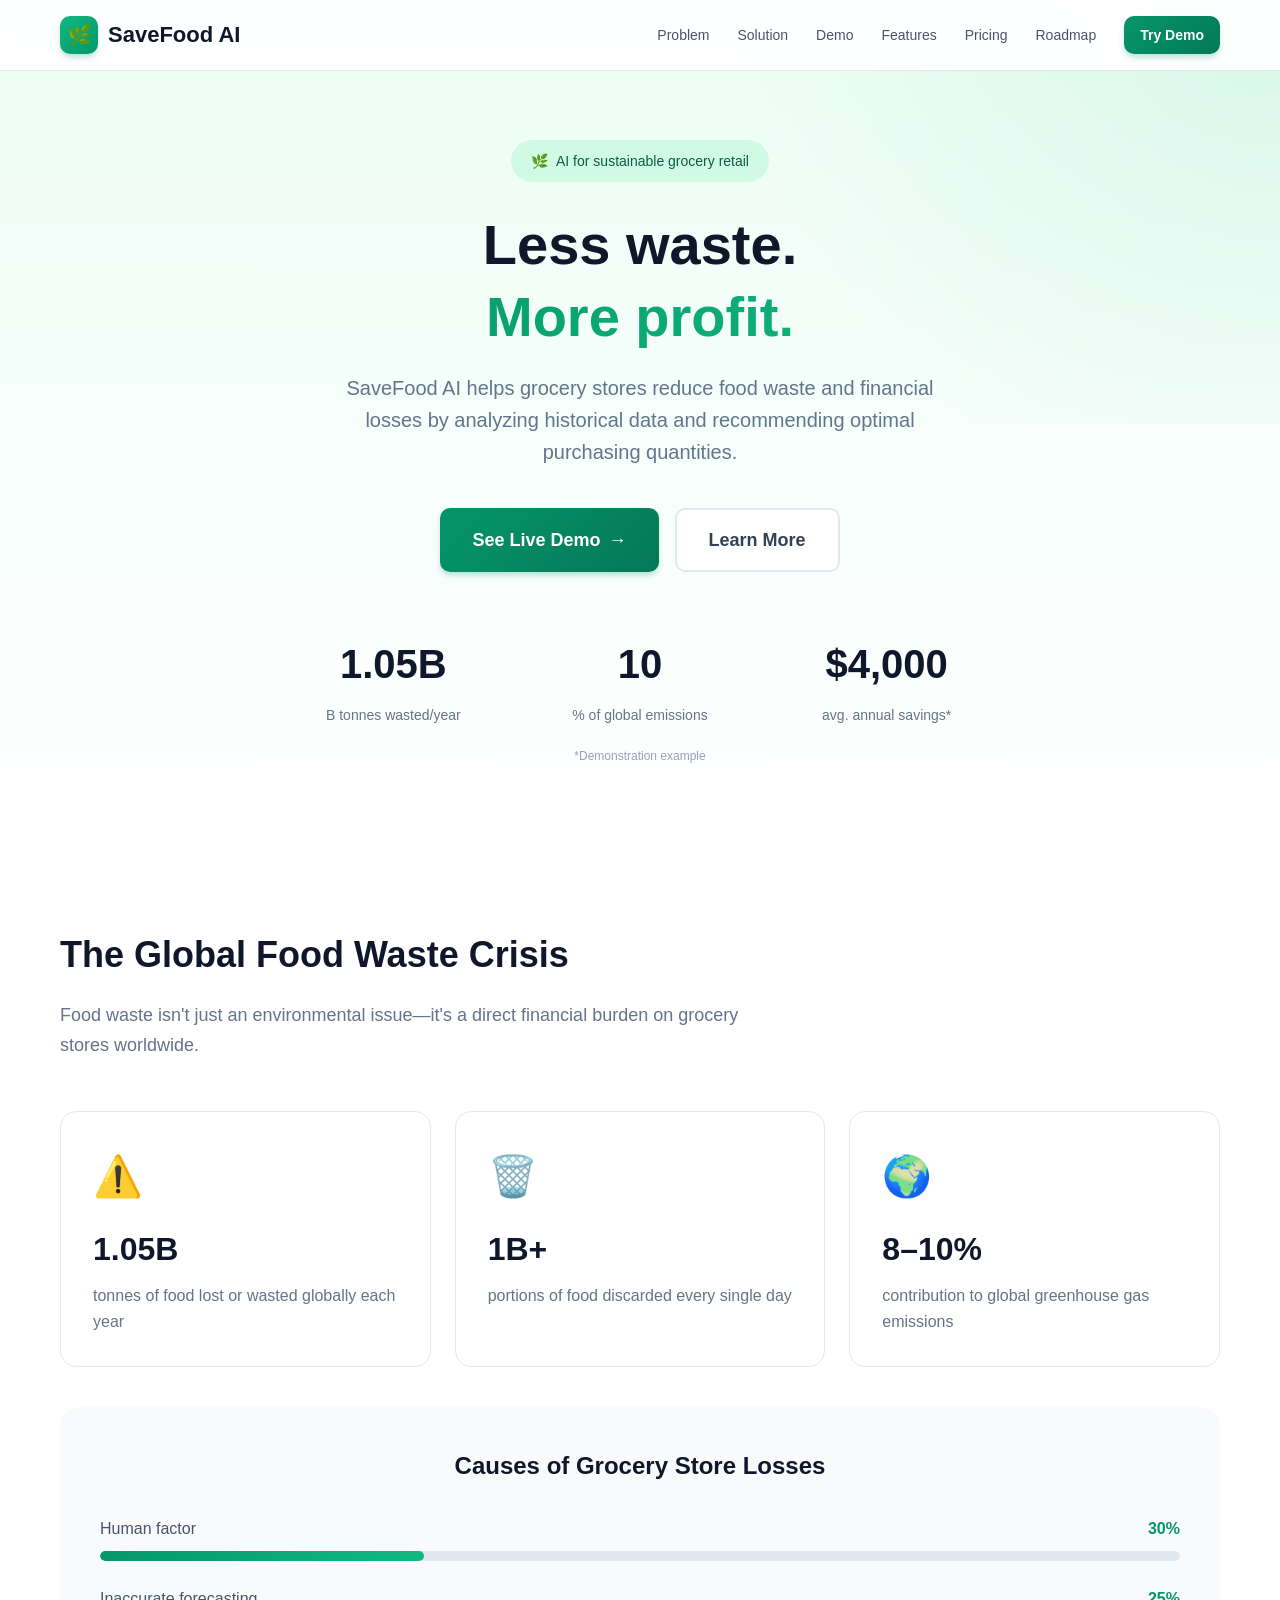
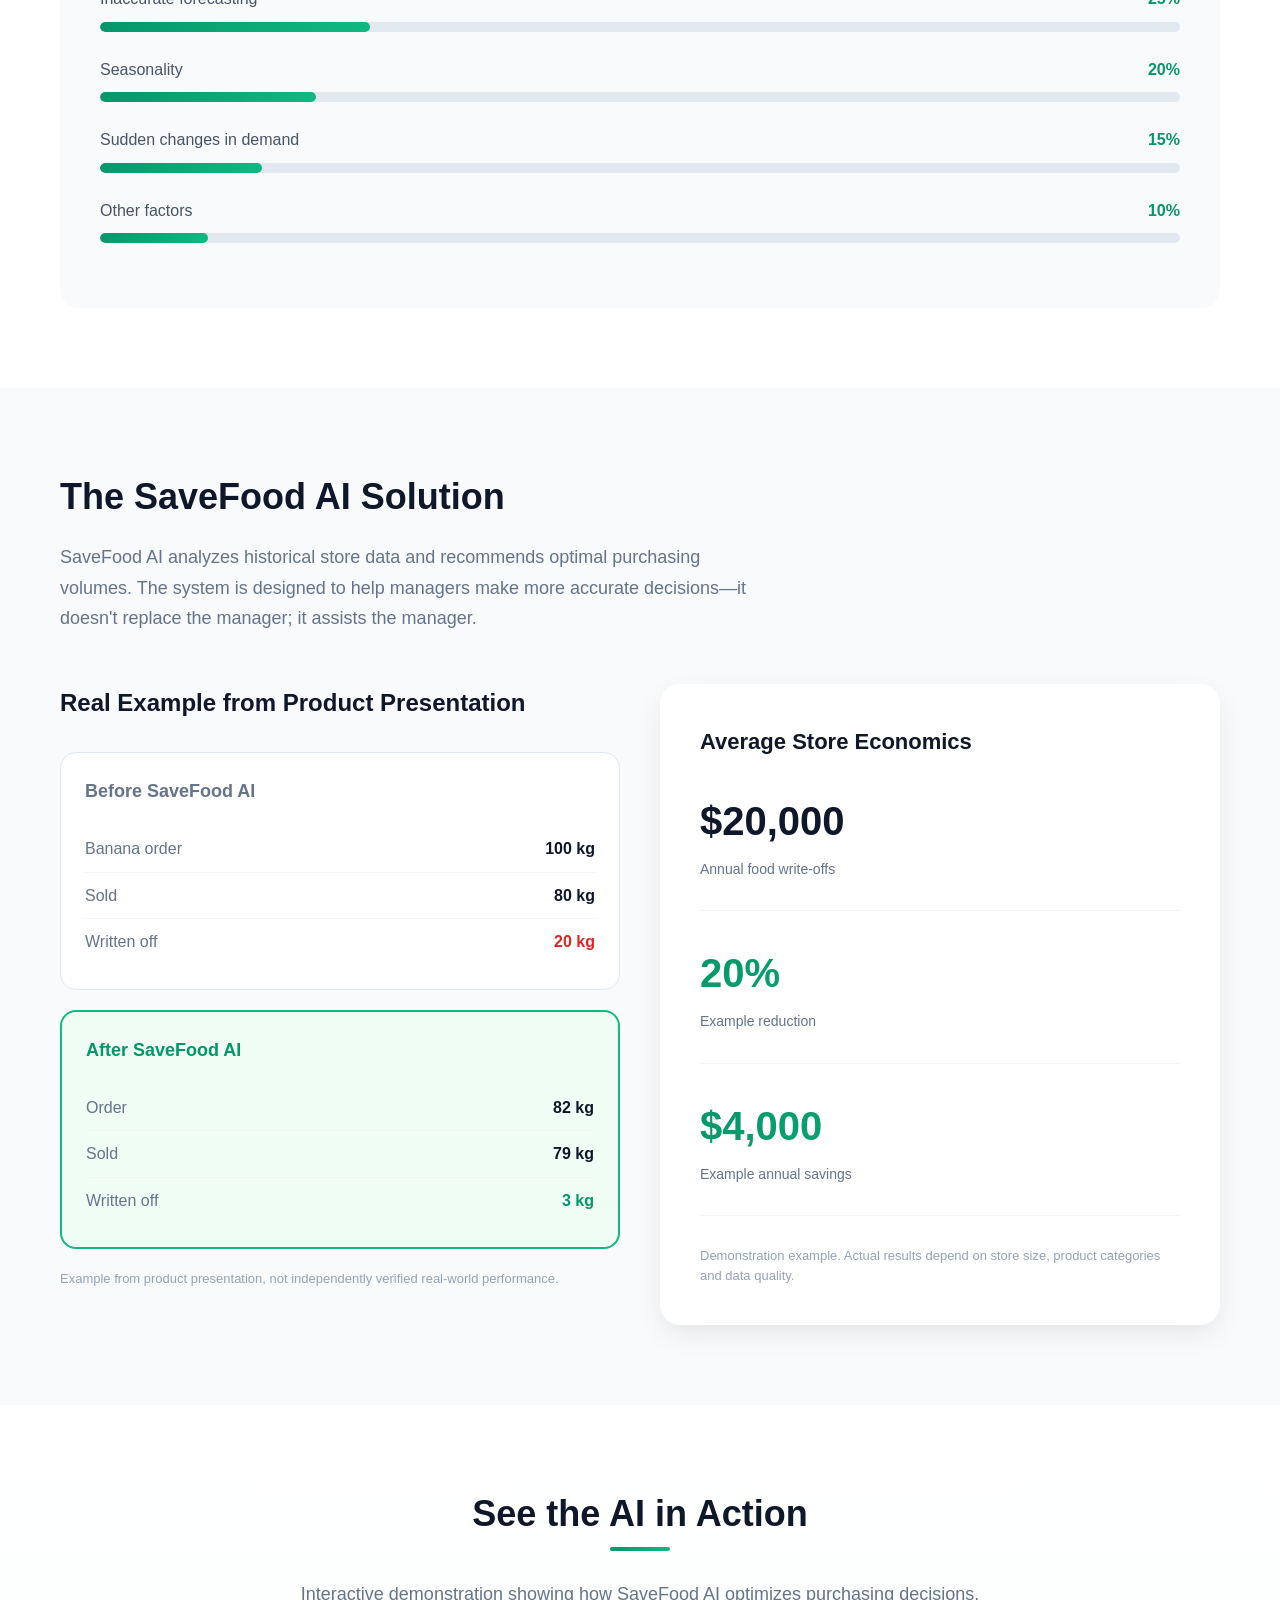
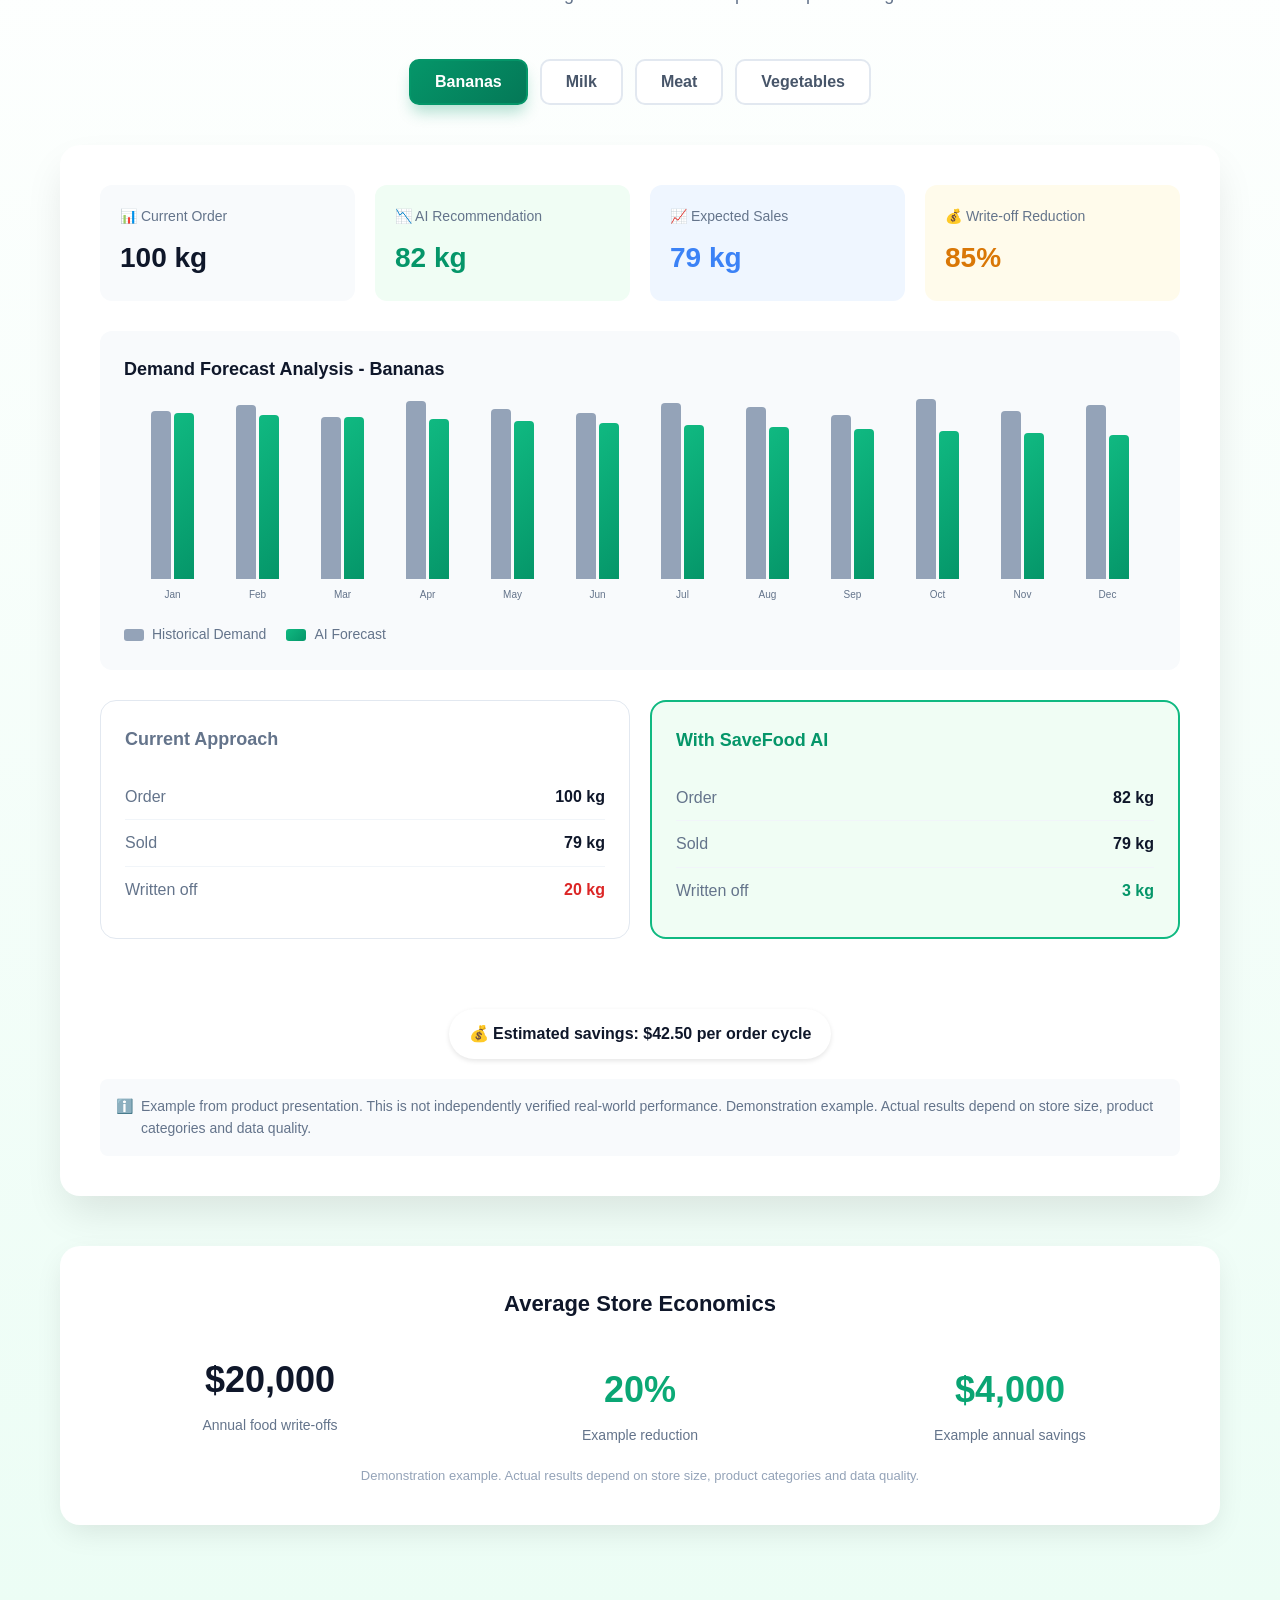
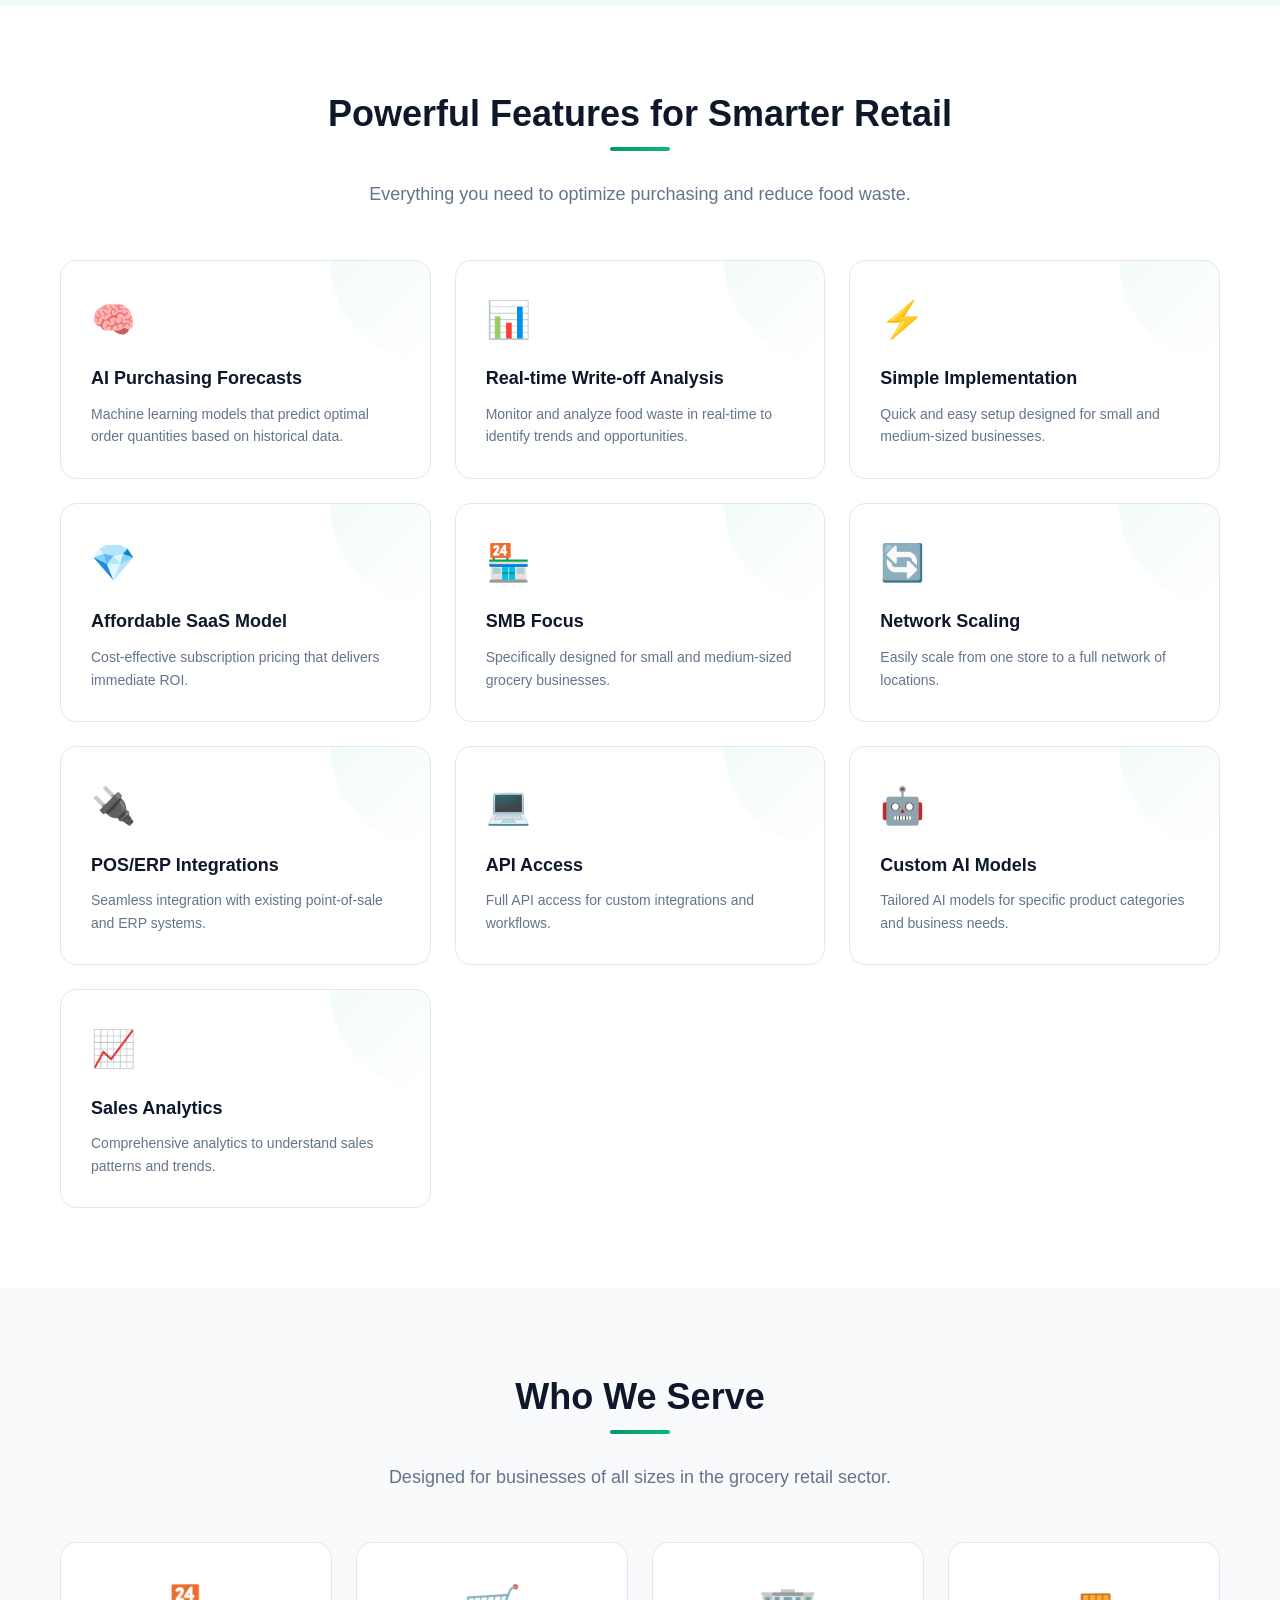
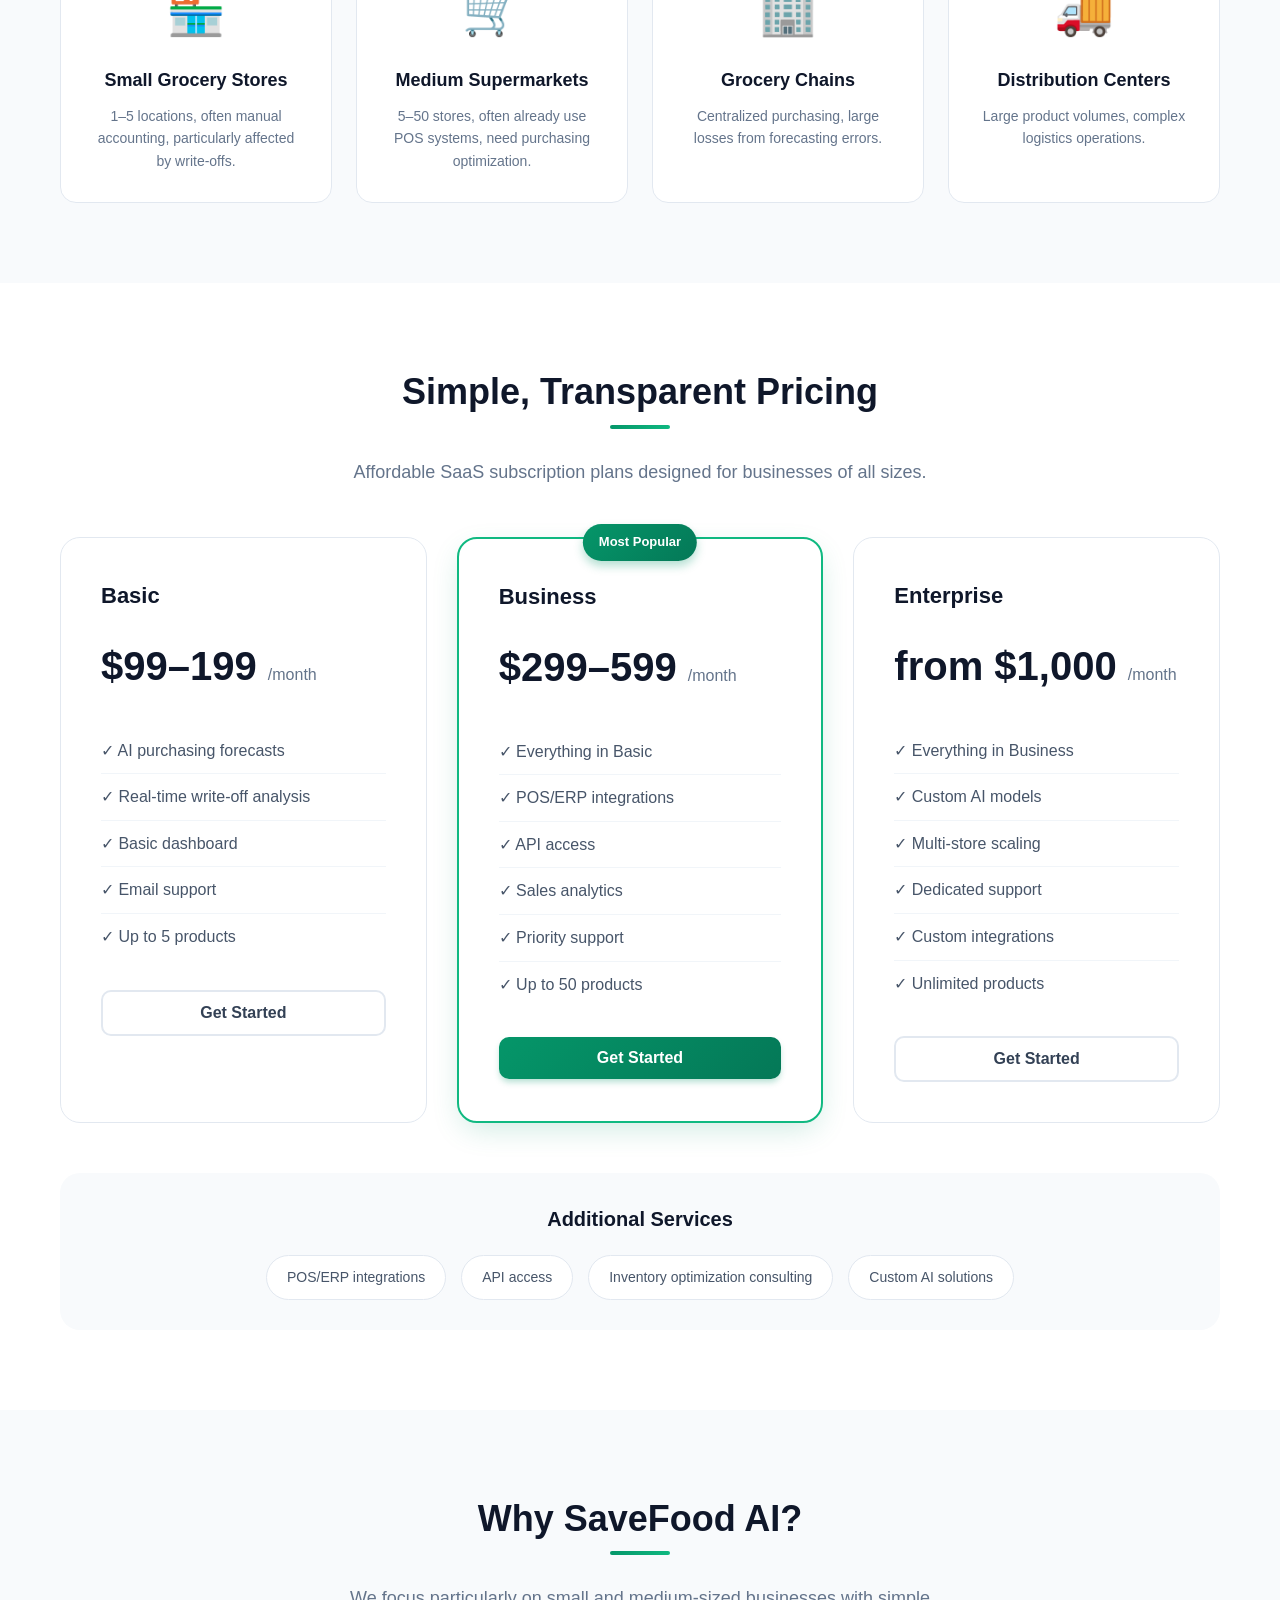
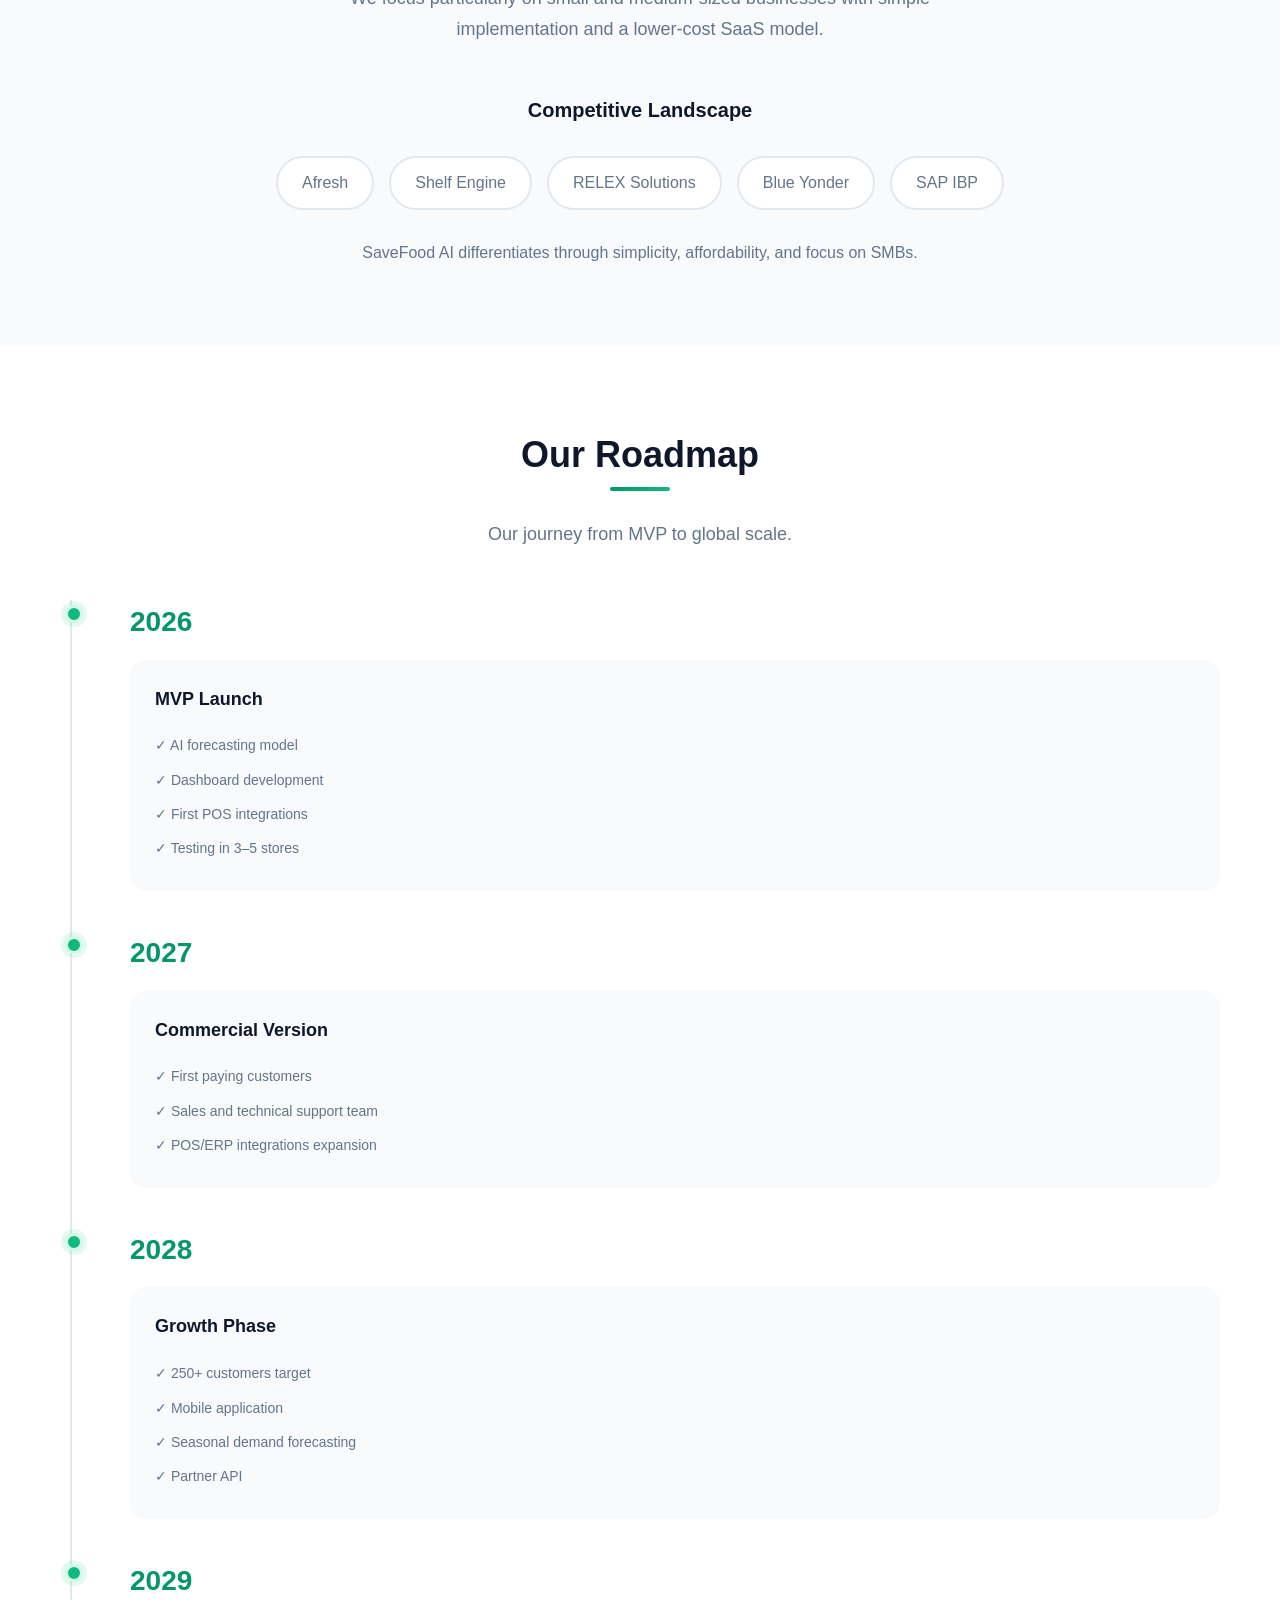
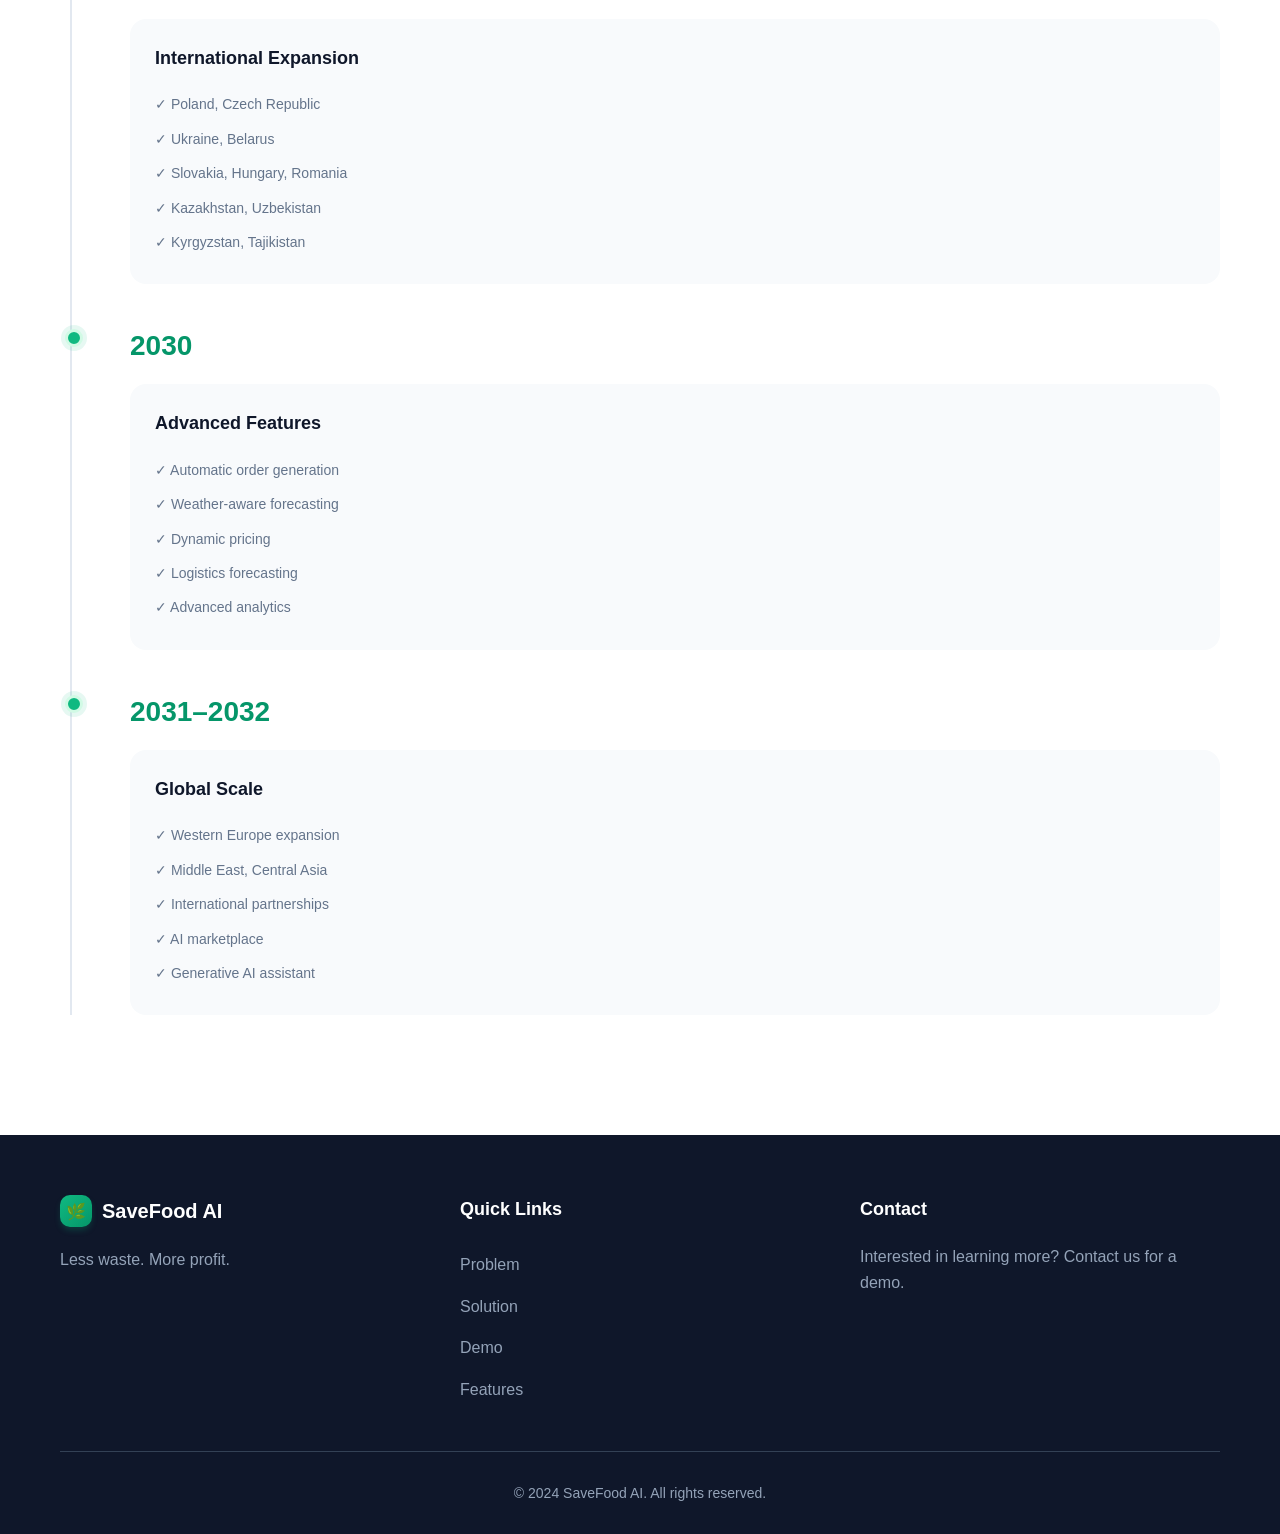
<file: index.html>
<!DOCTYPE html>
<html lang="en">
<head>
    <meta charset="UTF-8">
    <meta name="viewport" content="width=device-width, initial-scale=1.0">
    <title>SaveFood AI - Less Waste. More Profit.</title>
    <link rel="stylesheet" href="css/style.css">
</head>
<body>
    <!-- Header -->
    <header class="header" id="header">
        <div class="container header-content">
            <a href="#" class="logo">
                <div class="logo-icon">🌿</div>
                <span>SaveFood AI</span>
            </a>
            
            <nav class="nav-menu" id="navMenu">
                <a href="#problem" class="nav-link">Problem</a>
                <a href="#solution" class="nav-link">Solution</a>
                <a href="#demo" class="nav-link">Demo</a>
                <a href="#features" class="nav-link">Features</a>
                <a href="#pricing" class="nav-link">Pricing</a>
                <a href="#roadmap" class="nav-link">Roadmap</a>
                <a href="#demo" class="btn btn-primary btn-small">Try Demo</a>
            </nav>
            
            <button class="mobile-menu-btn" id="mobileMenuBtn" aria-label="Toggle menu">
                <span></span>
                <span></span>
                <span></span>
            </button>
        </div>
    </header>

    <!-- Mobile Menu Overlay -->
    <div class="mobile-overlay" id="mobileOverlay">
        <div class="mobile-menu">
            <a href="#problem" class="mobile-link">Problem</a>
            <a href="#solution" class="mobile-link">Solution</a>
            <a href="#demo" class="mobile-link">Demo</a>
            <a href="#features" class="mobile-link">Features</a>
            <a href="#pricing" class="mobile-link">Pricing</a>
            <a href="#roadmap" class="mobile-link">Roadmap</a>
            <a href="#demo" class="btn btn-primary mobile-cta">Try Demo</a>
        </div>
    </div>

    <!-- Hero Section -->
    <section class="hero">
        <div class="container">
            <div class="hero-content">
                <div class="badge">
                    <span>🌿</span>
                    <span>AI for sustainable grocery retail</span>
                </div>
                
                <h1 class="hero-title">
                    Less waste.
                    <span class="highlight">More profit.</span>
                </h1>
                
                <p class="hero-description">
                    SaveFood AI helps grocery stores reduce food waste and financial losses 
                    by analyzing historical data and recommending optimal purchasing quantities.
                </p>
                
                <div class="hero-buttons">
                    <a href="#demo" class="btn btn-primary btn-large">
                        See Live Demo
                        <span class="arrow">→</span>
                    </a>
                    <a href="#problem" class="btn btn-secondary btn-large">Learn More</a>
                </div>
                
                <div class="stats-grid">
                    <div class="stat-item">
                        <div class="stat-number" data-count="1.05">0</div>
                        <div class="stat-label">B tonnes wasted/year</div>
                    </div>
                    <div class="stat-item">
                        <div class="stat-number" data-count="10">0</div>
                        <div class="stat-label">% of global emissions</div>
                    </div>
                    <div class="stat-item">
                        <div class="stat-number" data-count="4000" data-prefix="$" data-format="currency">$0</div>
                        <div class="stat-label">avg. annual savings*</div>
                    </div>
                </div>
                <p class="disclaimer">*Demonstration example</p>
            </div>
        </div>
    </section>

    <!-- Problem Section -->
    <section class="section problem" id="problem">
        <div class="container">
            <div class="section-header">
                <h2 class="section-title">The Global Food Waste Crisis</h2>
                <p class="section-subtitle">
                    Food waste isn't just an environmental issue—it's a direct financial 
                    burden on grocery stores worldwide.
                </p>
            </div>
            
            <div class="cards-grid">
                <div class="card fade-in">
                    <div class="card-icon">⚠️</div>
                    <h3 class="card-number">1.05B</h3>
                    <p class="card-text">tonnes of food lost or wasted globally each year</p>
                </div>
                
                <div class="card fade-in">
                    <div class="card-icon">🗑️</div>
                    <h3 class="card-number">1B+</h3>
                    <p class="card-text">portions of food discarded every single day</p>
                </div>
                
                <div class="card fade-in">
                    <div class="card-icon">🌍</div>
                    <h3 class="card-number">8–10%</h3>
                    <p class="card-text">contribution to global greenhouse gas emissions</p>
                </div>
            </div>
            
            <div class="causes-section">
                <h3 class="causes-title">Causes of Grocery Store Losses</h3>
                <div class="causes-container">
                    <div class="cause-item">
                        <div class="cause-header">
                            <span class="cause-label">Human factor</span>
                            <span class="cause-percentage">30%</span>
                        </div>
                        <div class="progress-bar">
                            <div class="progress-fill" data-width="30"></div>
                        </div>
                    </div>
                    
                    <div class="cause-item">
                        <div class="cause-header">
                            <span class="cause-label">Inaccurate forecasting</span>
                            <span class="cause-percentage">25%</span>
                        </div>
                        <div class="progress-bar">
                            <div class="progress-fill" data-width="25"></div>
                        </div>
                    </div>
                    
                    <div class="cause-item">
                        <div class="cause-header">
                            <span class="cause-label">Seasonality</span>
                            <span class="cause-percentage">20%</span>
                        </div>
                        <div class="progress-bar">
                            <div class="progress-fill" data-width="20"></div>
                        </div>
                    </div>
                    
                    <div class="cause-item">
                        <div class="cause-header">
                            <span class="cause-label">Sudden changes in demand</span>
                            <span class="cause-percentage">15%</span>
                        </div>
                        <div class="progress-bar">
                            <div class="progress-fill" data-width="15"></div>
                        </div>
                    </div>
                    
                    <div class="cause-item">
                        <div class="cause-header">
                            <span class="cause-label">Other factors</span>
                            <span class="cause-percentage">10%</span>
                        </div>
                        <div class="progress-bar">
                            <div class="progress-fill" data-width="10"></div>
                        </div>
                    </div>
                </div>
            </div>
        </div>
    </section>

    <!-- Solution Section -->
    <section class="section solution" id="solution">
        <div class="container">
            <div class="section-header">
                <h2 class="section-title">The SaveFood AI Solution</h2>
                <p class="section-subtitle">
                    SaveFood AI analyzes historical store data and recommends optimal purchasing 
                    volumes. The system is designed to help managers make more accurate 
                    decisions—it doesn't replace the manager; it assists the manager.
                </p>
            </div>
            
            <div class="solution-grid">
                <div class="solution-example">
                    <h3 class="solution-heading">Real Example from Product Presentation</h3>
                    
                    <div class="comparison-card before-card">
                        <h4 class="comparison-title">Before SaveFood AI</h4>
                        <div class="comparison-row">
                            <span>Banana order</span>
                            <span>100 kg</span>
                        </div>
                        <div class="comparison-row">
                            <span>Sold</span>
                            <span>80 kg</span>
                        </div>
                        <div class="comparison-row negative">
                            <span>Written off</span>
                            <span>20 kg</span>
                        </div>
                    </div>
                    
                    <div class="comparison-card after-card">
                        <h4 class="comparison-title">After SaveFood AI</h4>
                        <div class="comparison-row">
                            <span>Order</span>
                            <span>82 kg</span>
                        </div>
                        <div class="comparison-row">
                            <span>Sold</span>
                            <span>79 kg</span>
                        </div>
                        <div class="comparison-row positive">
                            <span>Written off</span>
                            <span>3 kg</span>
                        </div>
                    </div>
                    
                    <p class="note">Example from product presentation, not independently verified real-world performance.</p>
                </div>
                
                <div class="economics-card">
                    <h3 class="economics-title">Average Store Economics</h3>
                    
                    <div class="economics-item">
                        <div class="economics-value">$20,000</div>
                        <div class="economics-label">Annual food write-offs</div>
                    </div>
                    
                    <div class="economics-item">
                        <div class="economics-value highlight">20%</div>
                        <div class="economics-label">Example reduction</div>
                    </div>
                    
                    <div class="economics-item">
                        <div class="economics-value highlight">$4,000</div>
                        <div class="economics-label">Example annual savings</div>
                    </div>
                    
                    <p class="note">
                        Demonstration example. Actual results depend on store size, product 
                        categories and data quality.
                    </p>
                </div>
            </div>
        </div>
    </section>

    <!-- Demo Section -->
    <section class="section demo" id="demo">
        <div class="container">
            <div class="section-header center">
                <h2 class="section-title">See the AI in Action</h2>
                <p class="section-subtitle">
                    Interactive demonstration showing how SaveFood AI optimizes purchasing decisions.
                </p>
            </div>
            
            <div class="product-selector">
                <button class="product-btn active" data-product="bananas">Bananas</button>
                <button class="product-btn" data-product="milk">Milk</button>
                <button class="product-btn" data-product="meat">Meat</button>
                <button class="product-btn" data-product="vegetables">Vegetables</button>
            </div>
            
            <div class="dashboard" id="dashboard">
                <!-- Dashboard content will be dynamically inserted here -->
            </div>
            
            <div class="economics-demo">
                <h3 class="economics-demo-title">Average Store Economics</h3>
                <div class="economics-demo-grid">
                    <div class="eco-item">
                        <div class="eco-value">$20,000</div>
                        <div class="eco-label">Annual food write-offs</div>
                    </div>
                    <div class="eco-item">
                        <div class="eco-value highlight">20%</div>
                        <div class="eco-label">Example reduction</div>
                    </div>
                    <div class="eco-item">
                        <div class="eco-value highlight">$4,000</div>
                        <div class="eco-label">Example annual savings</div>
                    </div>
                </div>
                <p class="note center-note">
                    Demonstration example. Actual results depend on store size, product 
                    categories and data quality.
                </p>
            </div>
        </div>
    </section>

    <!-- Features Section -->
    <section class="section features" id="features">
        <div class="container">
            <div class="section-header center">
                <h2 class="section-title">Powerful Features for Smarter Retail</h2>
                <p class="section-subtitle">
                    Everything you need to optimize purchasing and reduce food waste.
                </p>
            </div>
            
            <div class="features-grid">
                <div class="feature-card">
                    <div class="feature-icon">🧠</div>
                    <h3 class="feature-title">AI Purchasing Forecasts</h3>
                    <p class="feature-text">Machine learning models that predict optimal order quantities based on historical data.</p>
                </div>
                
                <div class="feature-card">
                    <div class="feature-icon">📊</div>
                    <h3 class="feature-title">Real-time Write-off Analysis</h3>
                    <p class="feature-text">Monitor and analyze food waste in real-time to identify trends and opportunities.</p>
                </div>
                
                <div class="feature-card">
                    <div class="feature-icon">⚡</div>
                    <h3 class="feature-title">Simple Implementation</h3>
                    <p class="feature-text">Quick and easy setup designed for small and medium-sized businesses.</p>
                </div>
                
                <div class="feature-card">
                    <div class="feature-icon">💎</div>
                    <h3 class="feature-title">Affordable SaaS Model</h3>
                    <p class="feature-text">Cost-effective subscription pricing that delivers immediate ROI.</p>
                </div>
                
                <div class="feature-card">
                    <div class="feature-icon">🏪</div>
                    <h3 class="feature-title">SMB Focus</h3>
                    <p class="feature-text">Specifically designed for small and medium-sized grocery businesses.</p>
                </div>
                
                <div class="feature-card">
                    <div class="feature-icon">🔄</div>
                    <h3 class="feature-title">Network Scaling</h3>
                    <p class="feature-text">Easily scale from one store to a full network of locations.</p>
                </div>
                
                <div class="feature-card">
                    <div class="feature-icon">🔌</div>
                    <h3 class="feature-title">POS/ERP Integrations</h3>
                    <p class="feature-text">Seamless integration with existing point-of-sale and ERP systems.</p>
                </div>
                
                <div class="feature-card">
                    <div class="feature-icon">💻</div>
                    <h3 class="feature-title">API Access</h3>
                    <p class="feature-text">Full API access for custom integrations and workflows.</p>
                </div>
                
                <div class="feature-card">
                    <div class="feature-icon">🤖</div>
                    <h3 class="feature-title">Custom AI Models</h3>
                    <p class="feature-text">Tailored AI models for specific product categories and business needs.</p>
                </div>
                
                <div class="feature-card">
                    <div class="feature-icon">📈</div>
                    <h3 class="feature-title">Sales Analytics</h3>
                    <p class="feature-text">Comprehensive analytics to understand sales patterns and trends.</p>
                </div>
            </div>
        </div>
    </section>

    <!-- Target Customers Section -->
    <section class="section customers">
        <div class="container">
            <div class="section-header center">
                <h2 class="section-title">Who We Serve</h2>
                <p class="section-subtitle">
                    Designed for businesses of all sizes in the grocery retail sector.
                </p>
            </div>
            
            <div class="customers-grid">
                <div class="customer-card">
                    <div class="customer-icon">🏪</div>
                    <h3 class="customer-title">Small Grocery Stores</h3>
                    <p class="customer-text">1–5 locations, often manual accounting, particularly affected by write-offs.</p>
                </div>
                
                <div class="customer-card">
                    <div class="customer-icon">🛒</div>
                    <h3 class="customer-title">Medium Supermarkets</h3>
                    <p class="customer-text">5–50 stores, often already use POS systems, need purchasing optimization.</p>
                </div>
                
                <div class="customer-card">
                    <div class="customer-icon">🏢</div>
                    <h3 class="customer-title">Grocery Chains</h3>
                    <p class="customer-text">Centralized purchasing, large losses from forecasting errors.</p>
                </div>
                
                <div class="customer-card">
                    <div class="customer-icon">🚚</div>
                    <h3 class="customer-title">Distribution Centers</h3>
                    <p class="customer-text">Large product volumes, complex logistics operations.</p>
                </div>
            </div>
        </div>
    </section>

    <!-- Pricing Section -->
    <section class="section pricing" id="pricing">
        <div class="container">
            <div class="section-header center">
                <h2 class="section-title">Simple, Transparent Pricing</h2>
                <p class="section-subtitle">
                    Affordable SaaS subscription plans designed for businesses of all sizes.
                </p>
            </div>
            
            <div class="pricing-grid">
                <div class="pricing-card">
                    <h3 class="pricing-name">Basic</h3>
                    <div class="pricing-price">$99–199 <span class="pricing-period">/month</span></div>
                    <ul class="pricing-features">
                        <li>✓ AI purchasing forecasts</li>
                        <li>✓ Real-time write-off analysis</li>
                        <li>✓ Basic dashboard</li>
                        <li>✓ Email support</li>
                        <li>✓ Up to 5 products</li>
                    </ul>
                    <button class="btn btn-secondary btn-full">Get Started</button>
                </div>
                
                <div class="pricing-card featured">
                    <span class="featured-badge">Most Popular</span>
                    <h3 class="pricing-name">Business</h3>
                    <div class="pricing-price">$299–599 <span class="pricing-period">/month</span></div>
                    <ul class="pricing-features">
                        <li>✓ Everything in Basic</li>
                        <li>✓ POS/ERP integrations</li>
                        <li>✓ API access</li>
                        <li>✓ Sales analytics</li>
                        <li>✓ Priority support</li>
                        <li>✓ Up to 50 products</li>
                    </ul>
                    <button class="btn btn-primary btn-full">Get Started</button>
                </div>
                
                <div class="pricing-card">
                    <h3 class="pricing-name">Enterprise</h3>
                    <div class="pricing-price">from $1,000 <span class="pricing-period">/month</span></div>
                    <ul class="pricing-features">
                        <li>✓ Everything in Business</li>
                        <li>✓ Custom AI models</li>
                        <li>✓ Multi-store scaling</li>
                        <li>✓ Dedicated support</li>
                        <li>✓ Custom integrations</li>
                        <li>✓ Unlimited products</li>
                    </ul>
                    <button class="btn btn-secondary btn-full">Get Started</button>
                </div>
            </div>
            
            <div class="additional-services">
                <h3 class="services-title">Additional Services</h3>
                <div class="services-grid">
                    <span class="service-tag">POS/ERP integrations</span>
                    <span class="service-tag">API access</span>
                    <span class="service-tag">Inventory optimization consulting</span>
                    <span class="service-tag">Custom AI solutions</span>
                </div>
            </div>
        </div>
    </section>

    <!-- Competitors Section -->
    <section class="section competitors">
        <div class="container">
            <div class="section-header center">
                <h2 class="section-title">Why SaveFood AI?</h2>
                <p class="section-subtitle">
                    We focus particularly on small and medium-sized businesses with simple 
                    implementation and a lower-cost SaaS model.
                </p>
            </div>
            
            <div class="competitors-content">
                <h3 class="competitors-title">Competitive Landscape</h3>
                <div class="competitors-tags">
                    <span class="competitor-tag">Afresh</span>
                    <span class="competitor-tag">Shelf Engine</span>
                    <span class="competitor-tag">RELEX Solutions</span>
                    <span class="competitor-tag">Blue Yonder</span>
                    <span class="competitor-tag">SAP IBP</span>
                </div>
                <p class="competitors-note">
                    SaveFood AI differentiates through simplicity, affordability, and focus on SMBs.
                </p>
            </div>
        </div>
    </section>

    <!-- Roadmap Section -->
    <section class="section roadmap" id="roadmap">
        <div class="container">
            <div class="section-header center">
                <h2 class="section-title">Our Roadmap</h2>
                <p class="section-subtitle">Our journey from MVP to global scale.</p>
            </div>
            
            <div class="roadmap-timeline">
                <div class="roadmap-item">
                    <div class="roadmap-year">2026</div>
                    <div class="roadmap-content">
                        <h3 class="roadmap-title">MVP Launch</h3>
                        <ul class="roadmap-list">
                            <li>✓ AI forecasting model</li>
                            <li>✓ Dashboard development</li>
                            <li>✓ First POS integrations</li>
                            <li>✓ Testing in 3–5 stores</li>
                        </ul>
                    </div>
                </div>
                
                <div class="roadmap-item">
                    <div class="roadmap-year">2027</div>
                    <div class="roadmap-content">
                        <h3 class="roadmap-title">Commercial Version</h3>
                        <ul class="roadmap-list">
                            <li>✓ First paying customers</li>
                            <li>✓ Sales and technical support team</li>
                            <li>✓ POS/ERP integrations expansion</li>
                        </ul>
                    </div>
                </div>
                
                <div class="roadmap-item">
                    <div class="roadmap-year">2028</div>
                    <div class="roadmap-content">
                        <h3 class="roadmap-title">Growth Phase</h3>
                        <ul class="roadmap-list">
                            <li>✓ 250+ customers target</li>
                            <li>✓ Mobile application</li>
                            <li>✓ Seasonal demand forecasting</li>
                            <li>✓ Partner API</li>
                        </ul>
                    </div>
                </div>
                
                <div class="roadmap-item">
                    <div class="roadmap-year">2029</div>
                    <div class="roadmap-content">
                        <h3 class="roadmap-title">International Expansion</h3>
                        <ul class="roadmap-list">
                            <li>✓ Poland, Czech Republic</li>
                            <li>✓ Ukraine, Belarus</li>
                            <li>✓ Slovakia, Hungary, Romania</li>
                            <li>✓ Kazakhstan, Uzbekistan</li>
                            <li>✓ Kyrgyzstan, Tajikistan</li>
                        </ul>
                    </div>
                </div>
                
                <div class="roadmap-item">
                    <div class="roadmap-year">2030</div>
                    <div class="roadmap-content">
                        <h3 class="roadmap-title">Advanced Features</h3>
                        <ul class="roadmap-list">
                            <li>✓ Automatic order generation</li>
                            <li>✓ Weather-aware forecasting</li>
                            <li>✓ Dynamic pricing</li>
                            <li>✓ Logistics forecasting</li>
                            <li>✓ Advanced analytics</li>
                        </ul>
                    </div>
                </div>
                
                <div class="roadmap-item">
                    <div class="roadmap-year">2031–2032</div>
                    <div class="roadmap-content">
                        <h3 class="roadmap-title">Global Scale</h3>
                        <ul class="roadmap-list">
                            <li>✓ Western Europe expansion</li>
                            <li>✓ Middle East, Central Asia</li>
                            <li>✓ International partnerships</li>
                            <li>✓ AI marketplace</li>
                            <li>✓ Generative AI assistant</li>
                        </ul>
                    </div>
                </div>
            </div>
        </div>
    </section>

    <!-- Footer -->
    <footer class="footer">
        <div class="container">
            <div class="footer-grid">
                <div class="footer-brand">
                    <div class="footer-logo">
                        <span class="logo-icon">🌿</span>
                        <span>SaveFood AI</span>
                    </div>
                    <p class="footer-tagline">Less waste. More profit.</p>
                </div>
                
                <div class="footer-links">
                    <h4 class="footer-title">Quick Links</h4>
                    <a href="#problem" class="footer-link">Problem</a>
                    <a href="#solution" class="footer-link">Solution</a>
                    <a href="#demo" class="footer-link">Demo</a>
                    <a href="#features" class="footer-link">Features</a>
                </div>
                
                <div class="footer-contact">
                    <h4 class="footer-title">Contact</h4>
                    <p class="footer-text">Interested in learning more? Contact us for a demo.</p>
                </div>
            </div>
            
            <div class="footer-bottom">
                <p>&copy; 2024 SaveFood AI. All rights reserved.</p>
            </div>
        </div>
    </footer>

    <script src="js/main.js"></script>
</body>
</html>
</file>
<file: css/style.css>
/* ============ RESET & BASE ============ */
* {
    margin: 0;
    padding: 0;
    box-sizing: border-box;
}

html {
    scroll-behavior: smooth;
}

body {
    font-family: -apple-system, BlinkMacSystemFont, 'Segoe UI', 'Roboto', 'Oxygen', 
                 'Ubuntu', 'Cantarell', 'Fira Sans', 'Droid Sans', 'Helvetica Neue', sans-serif;
    background-color: #f8fafc;
    color: #0f172a;
    line-height: 1.6;
    overflow-x: hidden;
}

.container {
    max-width: 1200px;
    margin: 0 auto;
    padding: 0 20px;
}

/* ============ HEADER ============ */
.header {
    position: fixed;
    top: 0;
    left: 0;
    right: 0;
    background: rgba(255, 255, 255, 0.95);
    backdrop-filter: blur(10px);
    border-bottom: 1px solid #e2e8f0;
    z-index: 1000;
    transition: box-shadow 0.3s;
}

.header.scrolled {
    box-shadow: 0 4px 6px -1px rgba(0, 0, 0, 0.1);
}

.header-content {
    display: flex;
    justify-content: space-between;
    align-items: center;
    height: 70px;
}

.logo {
    display: flex;
    align-items: center;
    gap: 10px;
    text-decoration: none;
    color: #0f172a;
    font-size: 22px;
    font-weight: 700;
}

.logo-icon {
    width: 38px;
    height: 38px;
    background: linear-gradient(135deg, #10b981, #059669);
    border-radius: 10px;
    display: flex;
    align-items: center;
    justify-content: center;
    font-size: 20px;
    box-shadow: 0 4px 6px -1px rgba(5, 150, 105, 0.3);
}

.nav-menu {
    display: flex;
    gap: 28px;
    align-items: center;
}

.nav-link {
    color: #475569;
    text-decoration: none;
    font-size: 14px;
    font-weight: 500;
    transition: all 0.2s;
    position: relative;
}

.nav-link::after {
    content: '';
    position: absolute;
    bottom: -4px;
    left: 0;
    width: 0;
    height: 2px;
    background: #059669;
    transition: width 0.3s;
}

.nav-link:hover {
    color: #059669;
}

.nav-link:hover::after {
    width: 100%;
}

/* ============ BUTTONS ============ */
.btn {
    display: inline-flex;
    align-items: center;
    justify-content: center;
    gap: 8px;
    padding: 12px 24px;
    border-radius: 10px;
    font-weight: 600;
    font-size: 16px;
    cursor: pointer;
    transition: all 0.3s;
    text-decoration: none;
    border: none;
    position: relative;
    overflow: hidden;
}

.btn::before {
    content: '';
    position: absolute;
    top: 50%;
    left: 50%;
    width: 0;
    height: 0;
    border-radius: 50%;
    background: rgba(255, 255, 255, 0.2);
    transform: translate(-50%, -50%);
    transition: width 0.6s, height 0.6s;
}

.btn:hover::before {
    width: 300px;
    height: 300px;
}

.btn-primary {
    background: linear-gradient(135deg, #059669, #047857);
    color: white;
    box-shadow: 0 4px 6px -1px rgba(5, 150, 105, 0.3);
}

.btn-primary:hover {
    box-shadow: 0 10px 15px -3px rgba(5, 150, 105, 0.4);
    transform: translateY(-2px);
}

.btn-secondary {
    background: white;
    color: #334155;
    border: 2px solid #e2e8f0;
}

.btn-secondary:hover {
    border-color: #94a3b8;
    background: #f8fafc;
    transform: translateY(-2px);
}

.btn-small {
    padding: 8px 16px;
    font-size: 14px;
}

.btn-large {
    padding: 16px 32px;
    font-size: 18px;
}

.btn-full {
    width: 100%;
}

.arrow {
    transition: transform 0.3s;
}

.btn:hover .arrow {
    transform: translateX(4px);
}

/* ============ MOBILE MENU ============ */
.mobile-menu-btn {
    display: none;
    flex-direction: column;
    gap: 5px;
    background: none;
    border: none;
    cursor: pointer;
    padding: 5px;
}

.mobile-menu-btn span {
    width: 25px;
    height: 3px;
    background: #475569;
    border-radius: 3px;
    transition: all 0.3s;
}

.mobile-menu-btn.active span:nth-child(1) {
    transform: rotate(45deg) translate(5px, 5px);
}

.mobile-menu-btn.active span:nth-child(2) {
    opacity: 0;
}

.mobile-menu-btn.active span:nth-child(3) {
    transform: rotate(-45deg) translate(7px, -7px);
}

.mobile-overlay {
    display: none;
    position: fixed;
    top: 70px;
    left: 0;
    right: 0;
    bottom: 0;
    background: white;
    z-index: 999;
    padding: 20px;
    animation: slideDown 0.3s ease;
}

.mobile-overlay.active {
    display: block;
}

@keyframes slideDown {
    from {
        opacity: 0;
        transform: translateY(-20px);
    }
    to {
        opacity: 1;
        transform: translateY(0);
    }
}

.mobile-link {
    display: block;
    padding: 15px 20px;
    color: #475569;
    text-decoration: none;
    font-size: 18px;
    font-weight: 500;
    border-radius: 10px;
    transition: all 0.2s;
}

.mobile-link:hover {
    background: #f0fdf4;
    color: #059669;
}

.mobile-cta {
    margin-top: 20px;
}

/* ============ HERO SECTION ============ */
.hero {
    padding: 140px 0 80px;
    background: linear-gradient(180deg, #ecfdf5 0%, #ffffff 100%);
    position: relative;
    overflow: hidden;
}

.hero::before {
    content: '';
    position: absolute;
    top: -50%;
    right: -50%;
    width: 100%;
    height: 100%;
    background: radial-gradient(circle, rgba(16, 185, 129, 0.1) 0%, transparent 70%);
    animation: float 20s infinite;
}

@keyframes float {
    0%, 100% {
        transform: translate(0, 0);
    }
    50% {
        transform: translate(-50px, 50px);
    }
}

.hero-content {
    position: relative;
    z-index: 1;
    text-align: center;
    max-width: 800px;
    margin: 0 auto;
}

.badge {
    display: inline-flex;
    align-items: center;
    gap: 8px;
    padding: 10px 20px;
    background: #d1fae5;
    color: #065f46;
    border-radius: 9999px;
    font-size: 14px;
    font-weight: 500;
    margin-bottom: 32px;
    animation: fadeInDown 0.6s ease;
}

.hero-title {
    font-size: 56px;
    font-weight: 800;
    line-height: 1.1;
    margin-bottom: 24px;
    animation: fadeInUp 0.8s ease;
}

.highlight {
    display: block;
    background: linear-gradient(135deg, #059669, #10b981);
    -webkit-background-clip: text;
    -webkit-text-fill-color: transparent;
    background-clip: text;
    margin-top: 10px;
}

.hero-description {
    font-size: 20px;
    color: #64748b;
    max-width: 600px;
    margin: 0 auto 40px;
    animation: fadeInUp 1s ease;
}

.hero-buttons {
    display: flex;
    gap: 16px;
    justify-content: center;
    margin-bottom: 60px;
    animation: fadeInUp 1.2s ease;
}

.stats-grid {
    display: grid;
    grid-template-columns: repeat(3, 1fr);
    gap: 40px;
    max-width: 700px;
    margin: 0 auto;
    animation: fadeInUp 1.4s ease;
}

.stat-item {
    text-align: center;
}

.stat-number {
    font-size: 40px;
    font-weight: 800;
    color: #0f172a;
    margin-bottom: 8px;
}

.stat-label {
    font-size: 14px;
    color: #64748b;
}

.disclaimer {
    font-size: 12px;
    color: #94a3b8;
    margin-top: 20px;
}

/* ============ SECTION STYLES ============ */
.section {
    padding: 80px 0;
}

.section-header {
    margin-bottom: 50px;
}

.section-header.center {
    text-align: center;
}

.section-title {
    font-size: 36px;
    font-weight: 700;
    color: #0f172a;
    margin-bottom: 16px;
    position: relative;
    display: inline-block;
}

.section-header.center .section-title::after {
    content: '';
    position: absolute;
    bottom: -8px;
    left: 50%;
    transform: translateX(-50%);
    width: 60px;
    height: 4px;
    background: linear-gradient(135deg, #059669, #10b981);
    border-radius: 2px;
}

.section-subtitle {
    font-size: 18px;
    color: #64748b;
    max-width: 700px;
    line-height: 1.7;
}

.section-header.center .section-subtitle {
    margin: 20px auto 0;
}

/* ============ PROBLEM SECTION ============ */
.problem {
    background: white;
}

.cards-grid {
    display: grid;
    grid-template-columns: repeat(auto-fit, minmax(300px, 1fr));
    gap: 24px;
    margin-bottom: 40px;
}

.card {
    background: white;
    border: 1px solid #e2e8f0;
    border-radius: 16px;
    padding: 32px;
    transition: all 0.3s;
    position: relative;
    overflow: hidden;
}

.card::before {
    content: '';
    position: absolute;
    top: 0;
    left: 0;
    right: 0;
    height: 4px;
    background: linear-gradient(135deg, #059669, #10b981);
    transform: scaleX(0);
    transition: transform 0.3s;
}

.card:hover {
    transform: translateY(-5px);
    box-shadow: 0 10px 20px -5px rgba(0, 0, 0, 0.1);
}

.card:hover::before {
    transform: scaleX(1);
}

.card-icon {
    font-size: 40px;
    margin-bottom: 16px;
}

.card-number {
    font-size: 32px;
    font-weight: 700;
    margin-bottom: 8px;
}

.card-text {
    color: #64748b;
}

.causes-section {
    background: #f8fafc;
    border-radius: 20px;
    padding: 40px;
}

.causes-title {
    font-size: 24px;
    font-weight: 700;
    margin-bottom: 30px;
    text-align: center;
}

.cause-item {
    margin-bottom: 25px;
}

.cause-header {
    display: flex;
    justify-content: space-between;
    margin-bottom: 10px;
}

.cause-label {
    font-weight: 500;
    color: #475569;
}

.cause-percentage {
    font-weight: 700;
    color: #059669;
}

.progress-bar {
    background: #e2e8f0;
    border-radius: 9999px;
    height: 10px;
    overflow: hidden;
}

.progress-fill {
    background: linear-gradient(135deg, #059669, #10b981);
    height: 100%;
    border-radius: 9999px;
    width: 0;
    transition: width 1.5s cubic-bezier(0.4, 0, 0.2, 1);
}

/* ============ SOLUTION SECTION ============ */
.solution {
    background: #f8fafc;
}

.solution-grid {
    display: grid;
    grid-template-columns: 1fr 1fr;
    gap: 40px;
    align-items: start;
}

.solution-heading {
    font-size: 24px;
    font-weight: 700;
    margin-bottom: 30px;
}

.comparison-card {
    background: white;
    border-radius: 16px;
    padding: 24px;
    margin-bottom: 20px;
    transition: all 0.3s;
}

.comparison-card:hover {
    transform: translateX(5px);
    box-shadow: 0 5px 15px rgba(0, 0, 0, 0.1);
}

.before-card {
    border: 1px solid #e2e8f0;
}

.after-card {
    border: 2px solid #10b981;
    background: #f0fdf4;
}

.comparison-title {
    font-size: 18px;
    font-weight: 600;
    margin-bottom: 20px;
    color: #64748b;
}

.after-card .comparison-title {
    color: #059669;
}

.comparison-row {
    display: flex;
    justify-content: space-between;
    padding: 10px 0;
    border-bottom: 1px solid #f1f5f9;
}

.comparison-row:last-child {
    border-bottom: none;
}

.comparison-row span:first-child {
    color: #64748b;
}

.comparison-row span:last-child {
    font-weight: 600;
    color: #0f172a;
}

.negative span:last-child {
    color: #dc2626;
}

.positive span:last-child {
    color: #059669;
}

.note {
    font-size: 13px;
    color: #94a3b8;
    margin-top: 15px;
    line-height: 1.5;
}

.economics-card {
    background: white;
    border-radius: 20px;
    padding: 40px;
    box-shadow: 0 10px 30px -5px rgba(0, 0, 0, 0.1);
    position: sticky;
    top: 100px;
}

.economics-title {
    font-size: 22px;
    font-weight: 700;
    margin-bottom: 30px;
}

.economics-item {
    margin-bottom: 30px;
    padding-bottom: 30px;
    border-bottom: 1px solid #f1f5f9;
}

.economics-item:last-child {
    border-bottom: none;
}

.economics-value {
    font-size: 40px;
    font-weight: 800;
    color: #0f172a;
    margin-bottom: 5px;
}

.economics-value.highlight {
    color: #059669;
}

.economics-label {
    font-size: 14px;
    color: #64748b;
}

/* ============ DEMO SECTION ============ */
.demo {
    background: linear-gradient(180deg, #ffffff 0%, #ecfdf5 100%);
}

.product-selector {
    display: flex;
    gap: 12px;
    justify-content: center;
    flex-wrap: wrap;
    margin-bottom: 40px;
}

.product-btn {
    padding: 12px 24px;
    border-radius: 10px;
    font-weight: 600;
    font-size: 16px;
    cursor: pointer;
    transition: all 0.3s;
    border: 2px solid #e2e8f0;
    background: white;
    color: #475569;
}

.product-btn:hover {
    border-color: #10b981;
    transform: translateY(-2px);
}

.product-btn.active {
    background: linear-gradient(135deg, #059669, #047857);
    color: white;
    border-color: #059669;
    box-shadow: 0 10px 15px -3px rgba(5, 150, 105, 0.3);
}

.dashboard {
    background: white;
    border-radius: 20px;
    box-shadow: 0 20px 40px -5px rgba(0, 0, 0, 0.1);
    padding: 40px;
    animation: fadeIn 0.5s ease;
}

@keyframes fadeIn {
    from {
        opacity: 0;
        transform: translateY(20px);
    }
    to {
        opacity: 1;
        transform: translateY(0);
    }
}

.metrics-grid {
    display: grid;
    grid-template-columns: repeat(auto-fit, minmax(200px, 1fr));
    gap: 20px;
    margin-bottom: 30px;
}

.metric-card {
    background: #f8fafc;
    border-radius: 12px;
    padding: 20px;
    transition: all 0.3s;
}

.metric-card:hover {
    transform: translateY(-3px);
    box-shadow: 0 5px 15px rgba(0, 0, 0, 0.1);
}

.metric-card.green {
    background: #f0fdf4;
}

.metric-card.blue {
    background: #eff6ff;
}

.metric-card.amber {
    background: #fffbeb;
}

.metric-label {
    font-size: 14px;
    color: #64748b;
    margin-bottom: 8px;
    display: flex;
    align-items: center;
    gap: 8px;
}

.metric-value {
    font-size: 28px;
    font-weight: 700;
    color: #0f172a;
}

.metric-card.green .metric-value {
    color: #059669;
}

.metric-card.blue .metric-value {
    color: #3b82f6;
}

.metric-card.amber .metric-value {
    color: #d97706;
}

.chart-container {
    background: #f8fafc;
    border-radius: 12px;
    padding: 24px;
    margin-bottom: 30px;
}

.chart-title {
    font-weight: 600;
    margin-bottom: 20px;
    color: #0f172a;
    font-size: 18px;
}

.chart-bars {
    display: flex;
    align-items: flex-end;
    gap: 8px;
    height: 200px;
    padding: 0 10px;
}

.chart-bar-group {
    flex: 1;
    display: flex;
    flex-direction: column;
    align-items: center;
    gap: 8px;
}

.chart-bars-inner {
    display: flex;
    gap: 3px;
    align-items: flex-end;
    height: 180px;
}

.chart-bar {
    width: 20px;
    border-radius: 4px 4px 0 0;
    transition: height 0.6s cubic-bezier(0.4, 0, 0.2, 1);
    position: relative;
    cursor: pointer;
}

.chart-bar:hover::after {
    content: attr(data-value);
    position: absolute;
    top: -30px;
    left: 50%;
    transform: translateX(-50%);
    background: #0f172a;
    color: white;
    padding: 4px 8px;
    border-radius: 4px;
    font-size: 12px;
    white-space: nowrap;
}

.chart-bar.historical {
    background: #94a3b8;
}

.chart-bar.forecast {
    background: linear-gradient(135deg, #10b981, #059669);
}

.chart-month {
    font-size: 10px;
    color: #64748b;
}

.chart-legend {
    display: flex;
    gap: 20px;
    margin-top: 20px;
    font-size: 14px;
    color: #64748b;
}

.legend-item {
    display: flex;
    align-items: center;
    gap: 8px;
}

.legend-color {
    width: 20px;
    height: 12px;
    border-radius: 3px;
}

.legend-color.historical {
    background: #94a3b8;
}

.legend-color.forecast {
    background: linear-gradient(135deg, #10b981, #059669);
}

.before-after-grid {
    display: grid;
    grid-template-columns: 1fr 1fr;
    gap: 20px;
    margin-top: 30px;
}

.savings-badge {
    display: inline-flex;
    align-items: center;
    gap: 8px;
    padding: 12px 20px;
    background: white;
    border-radius: 9999px;
    box-shadow: 0 2px 5px rgba(0, 0, 0, 0.1);
    font-weight: 600;
    margin-top: 20px;
    animation: pulse 2s infinite;
}

@keyframes pulse {
    0%, 100% {
        transform: scale(1);
    }
    50% {
        transform: scale(1.05);
    }
}

.demo-note {
    display: flex;
    gap: 8px;
    align-items: flex-start;
    padding: 16px;
    background: #f8fafc;
    border-radius: 8px;
    font-size: 14px;
    color: #64748b;
    margin-top: 20px;
}

.economics-demo {
    margin-top: 50px;
    background: white;
    border-radius: 20px;
    padding: 40px;
    box-shadow: 0 10px 30px -5px rgba(0, 0, 0, 0.1);
}

.economics-demo-title {
    font-size: 22px;
    font-weight: 700;
    margin-bottom: 30px;
    text-align: center;
}

.economics-demo-grid {
    display: grid;
    grid-template-columns: repeat(auto-fit, minmax(200px, 1fr));
    gap: 30px;
    text-align: center;
}

.eco-value {
    font-size: 36px;
    font-weight: 800;
    color: #0f172a;
    margin-bottom: 5px;
}

.eco-value.highlight {
    color: #059669;
}

.eco-label {
    font-size: 14px;
    color: #64748b;
}

.center-note {
    text-align: center;
    margin-top: 20px;
}

/* ============ FEATURES SECTION ============ */
.features {
    background: white;
}

.features-grid {
    display: grid;
    grid-template-columns: repeat(auto-fit, minmax(280px, 1fr));
    gap: 24px;
}

.feature-card {
    background: white;
    border: 1px solid #e2e8f0;
    border-radius: 16px;
    padding: 30px;
    transition: all 0.3s;
    position: relative;
    overflow: hidden;
}

.feature-card::after {
    content: '';
    position: absolute;
    top: 0;
    right: 0;
    width: 100px;
    height: 100px;
    background: linear-gradient(135deg, rgba(16, 185, 129, 0.05), transparent);
    border-radius: 0 0 0 100px;
    transition: all 0.3s;
}

.feature-card:hover {
    border-color: #10b981;
    transform: translateY(-5px);
    box-shadow: 0 10px 20px -5px rgba(0, 0, 0, 0.1);
}

.feature-card:hover::after {
    width: 150px;
    height: 150px;
}

.feature-icon {
    font-size: 36px;
    margin-bottom: 16px;
}

.feature-title {
    font-size: 18px;
    font-weight: 600;
    margin-bottom: 10px;
    color: #0f172a;
}

.feature-text {
    color: #64748b;
    font-size: 14px;
    line-height: 1.6;
}

/* ============ CUSTOMERS SECTION ============ */
.customers {
    background: #f8fafc;
}

.customers-grid {
    display: grid;
    grid-template-columns: repeat(auto-fit, minmax(250px, 1fr));
    gap: 24px;
}

.customer-card {
    background: white;
    border: 1px solid #e2e8f0;
    border-radius: 16px;
    padding: 30px;
    text-align: center;
    transition: all 0.3s;
}

.customer-card:hover {
    transform: translateY(-5px);
    box-shadow: 0 10px 20px -5px rgba(0, 0, 0, 0.1);
    border-color: #10b981;
}

.customer-icon {
    font-size: 48px;
    margin-bottom: 16px;
}

.customer-title {
    font-size: 18px;
    font-weight: 600;
    margin-bottom: 10px;
}

.customer-text {
    color: #64748b;
    font-size: 14px;
}

/* ============ PRICING SECTION ============ */
.pricing {
    background: white;
}

.pricing-grid {
    display: grid;
    grid-template-columns: repeat(auto-fit, minmax(300px, 1fr));
    gap: 30px;
}

.pricing-card {
    background: white;
    border: 1px solid #e2e8f0;
    border-radius: 20px;
    padding: 40px;
    position: relative;
    transition: all 0.3s;
}

.pricing-card:hover {
    transform: translateY(-5px);
    box-shadow: 0 20px 40px -10px rgba(0, 0, 0, 0.1);
}

.pricing-card.featured {
    border: 2px solid #10b981;
    box-shadow: 0 10px 30px -5px rgba(5, 150, 105, 0.2);
}

.featured-badge {
    position: absolute;
    top: -15px;
    left: 50%;
    transform: translateX(-50%);
    background: linear-gradient(135deg, #059669, #047857);
    color: white;
    padding: 8px 16px;
    border-radius: 9999px;
    font-size: 13px;
    font-weight: 600;
    box-shadow: 0 5px 10px rgba(5, 150, 105, 0.3);
}

.pricing-name {
    font-size: 22px;
    font-weight: 700;
    margin-bottom: 20px;
}

.pricing-price {
    font-size: 40px;
    font-weight: 800;
    margin-bottom: 30px;
    color: #0f172a;
}

.pricing-period {
    font-size: 16px;
    color: #64748b;
    font-weight: 400;
}

.pricing-features {
    list-style: none;
    margin-bottom: 30px;
}

.pricing-features li {
    padding: 10px 0;
    color: #475569;
    border-bottom: 1px solid #f1f5f9;
}

.pricing-features li:last-child {
    border-bottom: none;
}

.additional-services {
    margin-top: 50px;
    background: #f8fafc;
    border-radius: 20px;
    padding: 30px;
}

.services-title {
    font-size: 20px;
    font-weight: 700;
    margin-bottom: 20px;
    text-align: center;
}

.services-grid {
    display: flex;
    flex-wrap: wrap;
    gap: 15px;
    justify-content: center;
}

.service-tag {
    padding: 10px 20px;
    background: white;
    border: 1px solid #e2e8f0;
    border-radius: 9999px;
    color: #475569;
    font-size: 14px;
    transition: all 0.3s;
}

.service-tag:hover {
    border-color: #10b981;
    color: #059669;
    transform: translateY(-2px);
}

/* ============ COMPETITORS SECTION ============ */
.competitors {
    background: #f8fafc;
}

.competitors-content {
    text-align: center;
}

.competitors-title {
    font-size: 20px;
    font-weight: 700;
    margin-bottom: 30px;
}

.competitors-tags {
    display: flex;
    flex-wrap: wrap;
    gap: 15px;
    justify-content: center;
    margin-bottom: 30px;
}

.competitor-tag {
    padding: 12px 24px;
    background: white;
    border: 2px solid #e2e8f0;
    border-radius: 9999px;
    color: #64748b;
    font-weight: 500;
    transition: all 0.3s;
}

.competitor-tag:hover {
    border-color: #94a3b8;
    transform: translateY(-3px);
    box-shadow: 0 5px 15px rgba(0, 0, 0, 0.1);
}

.competitors-note {
    color: #64748b;
    font-size: 16px;
}

/* ============ ROADMAP SECTION ============ */
.roadmap {
    background: white;
}

.roadmap-timeline {
    position: relative;
    padding-left: 40px;
}

.roadmap-timeline::before {
    content: '';
    position: absolute;
    left: 10px;
    top: 0;
    bottom: 0;
    width: 2px;
    background: #e2e8f0;
}

.roadmap-item {
    position: relative;
    margin-bottom: 40px;
    padding-left: 30px;
}

.roadmap-item::before {
    content: '';
    position: absolute;
    left: -35px;
    top: 5px;
    width: 12px;
    height: 12px;
    background: #10b981;
    border-radius: 50%;
    border: 3px solid #d1fae5;
    box-shadow: 0 0 0 4px rgba(16, 185, 129, 0.1);
}

.roadmap-year {
    font-size: 28px;
    font-weight: 800;
    color: #059669;
    margin-bottom: 15px;
}

.roadmap-content {
    background: #f8fafc;
    border-radius: 16px;
    padding: 25px;
    transition: all 0.3s;
}

.roadmap-content:hover {
    transform: translateX(10px);
    box-shadow: 0 5px 15px rgba(0, 0, 0, 0.1);
}

.roadmap-title {
    font-size: 18px;
    font-weight: 600;
    margin-bottom: 15px;
    color: #0f172a;
}

.roadmap-list {
    list-style: none;
}

.roadmap-list li {
    padding: 6px 0;
    color: #64748b;
    font-size: 14px;
}

/* ============ FOOTER ============ */
.footer {
    background: #0f172a;
    color: white;
    padding: 60px 0 30px;
}

.footer-grid {
    display: grid;
    grid-template-columns: repeat(auto-fit, minmax(250px, 1fr));
    gap: 40px;
    margin-bottom: 40px;
}

.footer-logo {
    display: flex;
    align-items: center;
    gap: 10px;
    margin-bottom: 20px;
}

.footer-logo .logo-icon {
    width: 32px;
    height: 32px;
    font-size: 16px;
}

.footer-logo span {
    font-size: 20px;
    font-weight: 700;
}

.footer-tagline {
    color: #94a3b8;
    font-size: 16px;
}

.footer-title {
    font-size: 18px;
    font-weight: 600;
    margin-bottom: 20px;
}

.footer-link {
    display: block;
    color: #94a3b8;
    text-decoration: none;
    padding: 8px 0;
    transition: all 0.3s;
}

.footer-link:hover {
    color: white;
    transform: translateX(5px);
}

.footer-text {
    color: #94a3b8;
    line-height: 1.6;
}

.footer-bottom {
    border-top: 1px solid #334155;
    padding-top: 30px;
    text-align: center;
    color: #94a3b8;
    font-size: 14px;
}

/* ============ ANIMATIONS ============ */
@keyframes fadeInUp {
    from {
        opacity: 0;
        transform: translateY(30px);
    }
    to {
        opacity: 1;
        transform: translateY(0);
    }
}

@keyframes fadeInDown {
    from {
        opacity: 0;
        transform: translateY(-30px);
    }
    to {
        opacity: 1;
        transform: translateY(0);
    }
}

.fade-in {
    animation: fadeInUp 0.6s ease;
}

/* ============ RESPONSIVE DESIGN ============ */
@media (max-width: 768px) {
    .nav-menu {
        display: none;
    }
    
    .mobile-menu-btn {
        display: flex;
    }
    
    .hero {
        padding: 100px 0 60px;
    }
    
    .hero-title {
        font-size: 40px;
    }
    
    .hero-description {
        font-size: 18px;
    }
    
    .hero-buttons {
        flex-direction: column;
        align-items: center;
    }
    
    .stats-grid {
        grid-template-columns: 1fr;
        gap: 30px;
    }
    
    .section {
        padding: 60px 0;
    }
    
    .section-title {
        font-size: 28px;
    }
    
    .solution-grid {
        grid-template-columns: 1fr;
    }
    
    .economics-card {
        position: static;
    }
    
    .dashboard {
        padding: 20px;
    }
    
    .before-after-grid {
        grid-template-columns: 1fr;
    }
    
    .roadmap-timeline {
        padding-left: 30px;
    }
    
    .roadmap-item {
        padding-left: 20px;
    }
    
    .roadmap-item::before {
        left: -25px;
    }
    
    .pricing-card {
        padding: 30px;
    }
    
    .pricing-price {
        font-size: 32px;
    }
}

@media (max-width: 480px) {
    .container {
        padding: 0 15px;
    }
    
    .hero-title {
        font-size: 32px;
    }
    
    .section-title {
        font-size: 24px;
    }
    
    .metrics-grid {
        grid-template-columns: 1fr;
    }
    
    .product-btn {
        padding: 10px 16px;
        font-size: 14px;
    }
    
    .chart-bar {
        width: 15px;
    }
}
</file>
